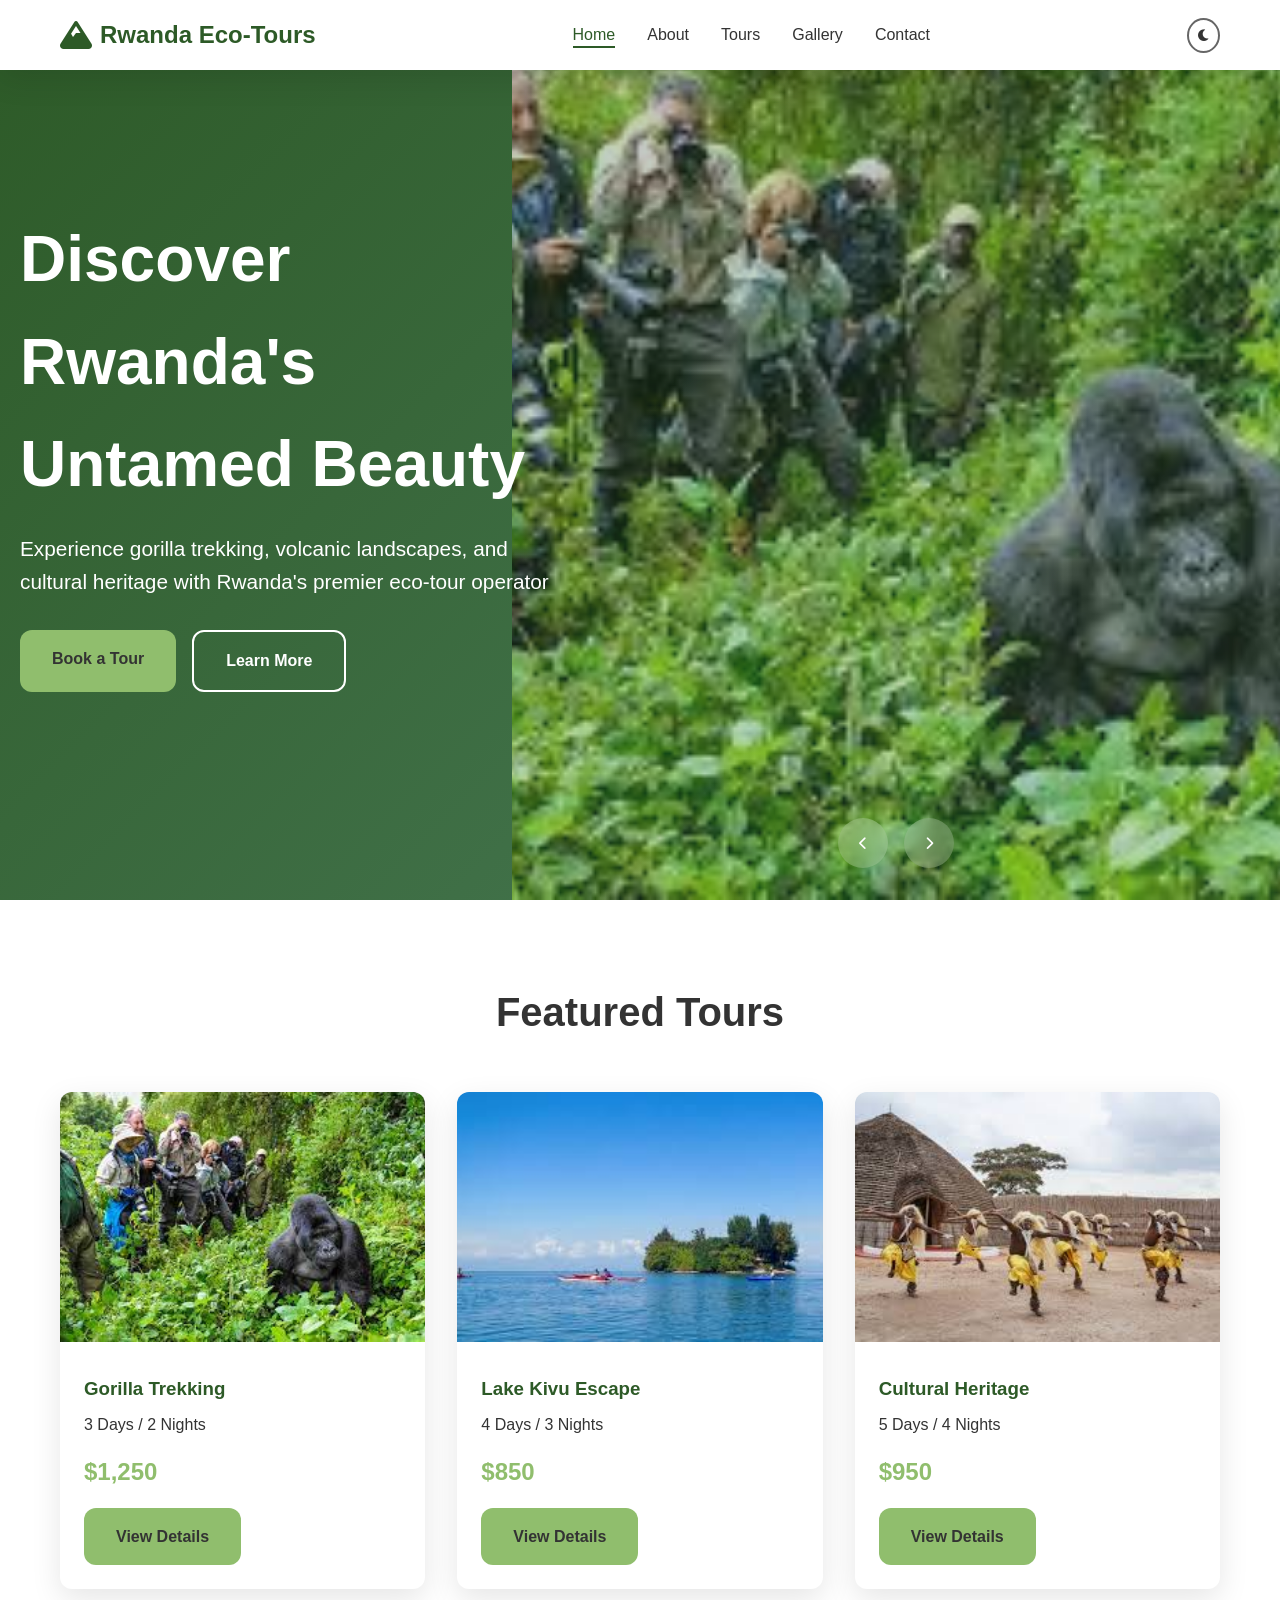
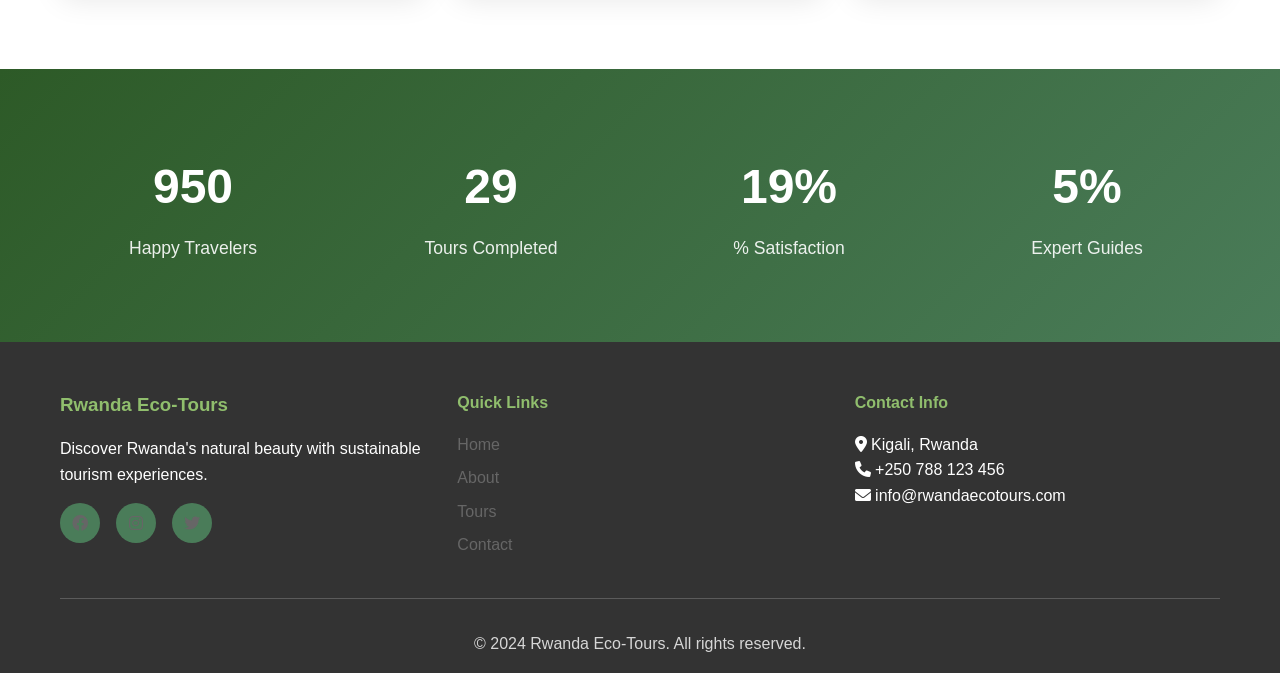
<file: index.html>
<!DOCTYPE html>
<html lang="en">
<head>
    <meta charset="UTF-8">
    <meta name="viewport" content="width=device-width, initial-scale=1.0">
    <title>Rwanda Eco-Tours - Discover Rwanda's Beauty</title>
    <link rel="stylesheet" href="style.css">
    <link href="https://cdnjs.cloudflare.com/ajax/libs/font-awesome/6.0.0/css/all.min.css" rel="stylesheet">
</head>
<body>
    <!-- Header & Navigation -->
    <header class="header">
        <nav class="navbar">
            <div class="nav-container">
                <div class="logo">
                    <i class="fas fa-mountain"></i>
                    <span>Rwanda Eco-Tours</span>
                </div>
                <ul class="nav-menu">
                    <li><a href="index.html" class="nav-link active">Home</a></li>
                    <li><a href="about.html" class="nav-link">About</a></li>
                    <li><a href="tours.html" class="nav-link">Tours</a></li>
                    <li><a href="gallery.html" class="nav-link">Gallery</a></li>
                    <li><a href="contact.html" class="nav-link">Contact</a></li>
                </ul>
                <div class="hamburger">
                    <span></span>
                    <span></span>
                    <span></span>
                </div>
                <button class="theme-toggle" id="themeToggle">
                    <i class="fas fa-moon"></i>
                </button>
            </div>
        </nav>
    </header>

    <!-- Hero Section -->
    <section class="hero">
        <div class="hero-content">
            <h1>Discover Rwanda's Untamed Beauty</h1>
            <p>Experience gorilla trekking, volcanic landscapes, and cultural heritage with Rwanda's premier eco-tour operator</p>
            <div class="hero-buttons">
                <a href="tours.html" class="btn btn-primary">Book a Tour</a>
                <a href="about.html" class="btn btn-secondary">Learn More</a>
            </div>
        </div>
        <div class="hero-slider">
            <div class="slider-container" id="heroSlider">
                <img src="download.jpg" alt="Gorilla Trekking" class="slide active">
                <img src="download (1).jpg" alt="Lake Kivu" class="slide">
                <img src="download (11).jpg" alt="Volcanoes" class="slide">
            </div>
            <div class="slider-nav">
                <button class="slider-btn prev" id="prevSlide"><i class="fas fa-chevron-left"></i></button>
                <button class="slider-btn next" id="nextSlide"><i class="fas fa-chevron-right"></i></button>
            </div>
        </div>
    </section>

    <!-- Featured Tours -->
    <section class="featured-tours">
        <div class="container">
            <h2>Featured Tours</h2>
            <div class="tours-grid">
                <div class="tour-card">
                    <img src="download.jpg" alt="Gorilla Trekking">
                    <div class="tour-info">
                        <h3>Gorilla Trekking</h3>
                        <p>3 Days / 2 Nights</p>
                        <div class="price">$1,250</div>
                        <a href="tours.html" class="btn btn-primary">View Details</a>
                    </div>
                </div>
                <div class="tour-card">
                    <img src="download (2).jpg" alt="Lake Kivu">
                    <div class="tour-info">
                        <h3>Lake Kivu Escape</h3>
                        <p>4 Days / 3 Nights</p>
                        <div class="price">$850</div>
                        <a href="tours.html" class="btn btn-primary">View Details</a>
                    </div>
                </div>
                <div class="tour-card">
                    <img src="download (3).jpg" alt="Cultural Tour">
                    <div class="tour-info">
                        <h3>Cultural Heritage</h3>
                        <p>5 Days / 4 Nights</p>
                        <div class="price">$950</div>
                        <a href="tours.html" class="btn btn-primary">View Details</a>
                    </div>
                </div>
            </div>
        </div>
    </section>

    <!-- Stats Section -->
    <section class="stats">
        <div class="container">
            <div class="stats-grid">
                <div class="stat">
                    <div class="stat-number" data-target="5000">0</div>
                    <div class="stat-label">Happy Travelers</div>
                </div>
                <div class="stat">
                    <div class="stat-number" data-target="150">0</div>
                    <div class="stat-label">Tours Completed</div>
                </div>
                <div class="stat">
                    <div class="stat-number" data-target="98">0</div>
                    <div class="stat-label">% Satisfaction</div>
                </div>
                <div class="stat">
                    <div class="stat-number" data-target="25">0</div>
                    <div class="stat-label">Expert Guides</div>
                </div>
            </div>
        </div>
    </section>

    <!-- Footer -->
    <footer class="footer">
        <div class="container">
            <div class="footer-content">
                <div class="footer-section">
                    <h3>Rwanda Eco-Tours</h3>
                    <p>Discover Rwanda's natural beauty with sustainable tourism experiences.</p>
                    <div class="social-links">
                        <a href="#"><i class="fab fa-facebook"></i></a>
                        <a href="#"><i class="fab fa-instagram"></i></a>
                        <a href="#"><i class="fab fa-twitter"></i></a>
                    </div>
                </div>
                <div class="footer-section">
                    <h4>Quick Links</h4>
                    <ul>
                        <li><a href="index.html">Home</a></li>
                        <li><a href="about.html">About</a></li>
                        <li><a href="tours.html">Tours</a></li>
                        <li><a href="contact.html">Contact</a></li>
                    </ul>
                </div>
                <div class="footer-section">
                    <h4>Contact Info</h4>
                    <p><i class="fas fa-map-marker-alt"></i> Kigali, Rwanda</p>
                    <p><i class="fas fa-phone"></i> +250 788 123 456</p>
                    <p><i class="fas fa-envelope"></i> info@rwandaecotours.com</p>
                </div>
            </div>
            <div class="footer-bottom">
                <p>&copy; 2024 Rwanda Eco-Tours. All rights reserved.</p>
            </div>
        </div>
    </footer>

    <script src="script.js"></script>
</body>
</html>
</file>
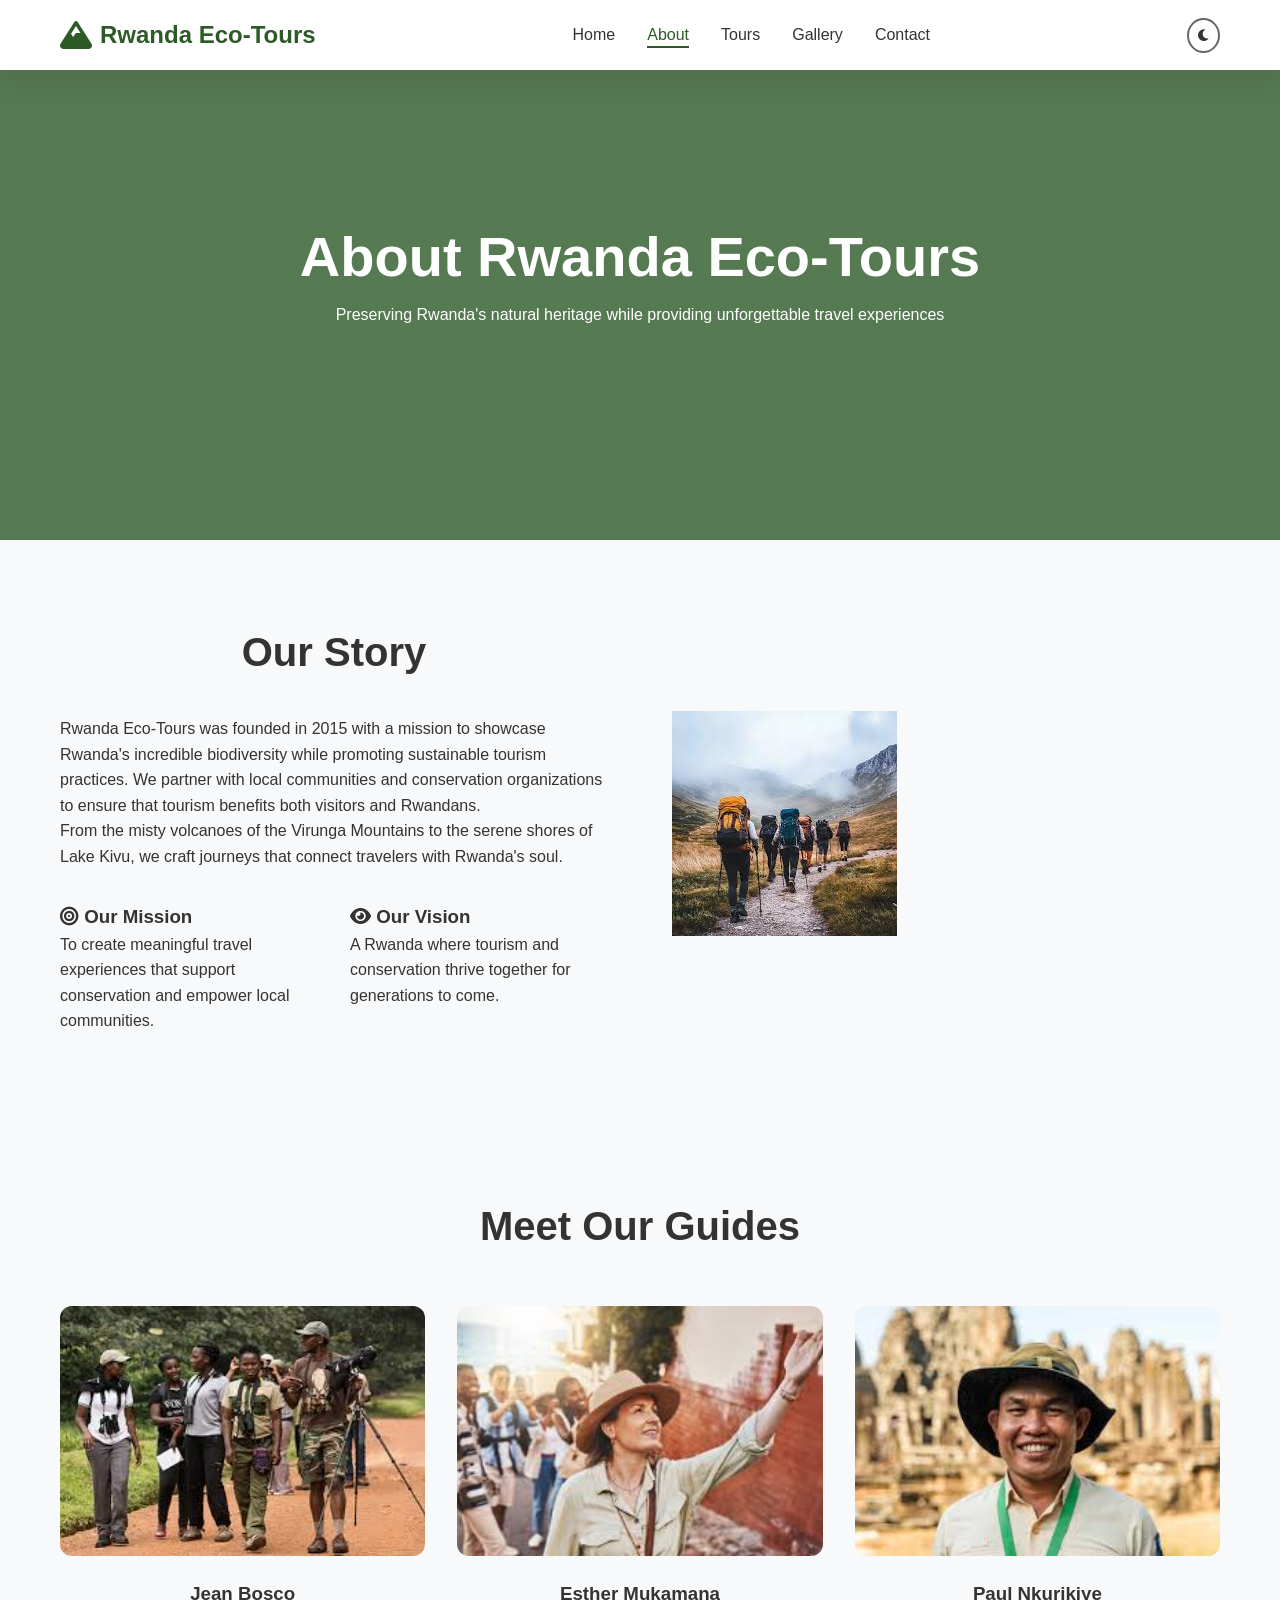
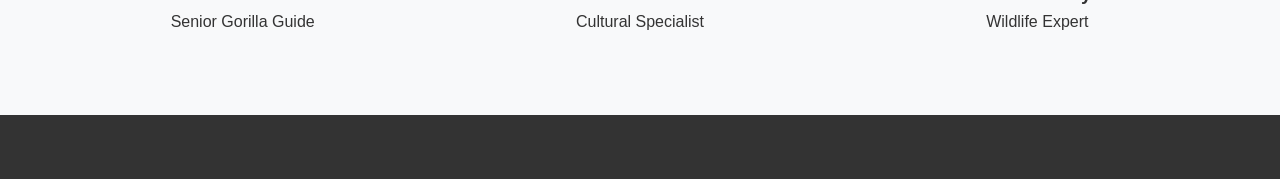
<file: about.html>
<!DOCTYPE html>
<html lang="en">
<head>
    <meta charset="UTF-8">
    <meta name="viewport" content="width=device-width, initial-scale=1.0">
    <title>About Us - Rwanda Eco-Tours</title>
    <link rel="stylesheet" href="style.css">
    <link href="https://cdnjs.cloudflare.com/ajax/libs/font-awesome/6.0.0/css/all.min.css" rel="stylesheet">
</head>
<body>
    <!-- Header (same as index) -->
    <header class="header">
        <!-- Copy navigation from index.html -->
        <nav class="navbar">
            <div class="nav-container">
                <div class="logo">
                    <i class="fas fa-mountain"></i>
                    <span>Rwanda Eco-Tours</span>
                </div>
                <ul class="nav-menu">
                    <li><a href="index.html" class="nav-link">Home</a></li>
                    <li><a href="about.html" class="nav-link active">About</a></li>
                    <li><a href="tours.html" class="nav-link">Tours</a></li>
                    <li><a href="gallery.html" class="nav-link">Gallery</a></li>
                    <li><a href="contact.html" class="nav-link">Contact</a></li>
                </ul>
                <div class="hamburger">
                    <span></span>
                    <span></span>
                    <span></span>
                </div>
                <button class="theme-toggle" id="themeToggle">
                    <i class="fas fa-moon"></i>
                </button>
            </div>
        </nav>
    </header>

    <!-- About Hero -->
    <section class="about-hero">
        <div class="container">
            <h1>About Rwanda Eco-Tours</h1>
            <p>Preserving Rwanda's natural heritage while providing unforgettable travel experiences</p>
        </div>
    </section>

    <!-- About Content -->
    <section class="about-content">
        <div class="container">
            <div class="about-grid">
                <div class="about-text">
                    <h2>Our Story</h2>
                    <p>Rwanda Eco-Tours was founded in 2015 with a mission to showcase Rwanda's incredible biodiversity while promoting sustainable tourism practices. We partner with local communities and conservation organizations to ensure that tourism benefits both visitors and Rwandans.</p>
                    <p>From the misty volcanoes of the Virunga Mountains to the serene shores of Lake Kivu, we craft journeys that connect travelers with Rwanda's soul.</p>
                    
                    <div class="mission-vision">
                        <div class="mission">
                            <h3><i class="fas fa-bullseye"></i> Our Mission</h3>
                            <p>To create meaningful travel experiences that support conservation and empower local communities.</p>
                        </div>
                        <div class="vision">
                            <h3><i class="fas fa-eye"></i> Our Vision</h3>
                            <p>A Rwanda where tourism and conservation thrive together for generations to come.</p>
                        </div>
                    </div>
                </div>
                <div class="about-image">
                    <img src="download (4).jpg" alt="Team">
                </div>
            </div>
        </div>
    </section>

    <!-- Team Section -->
    <section class="team">
        <div class="container">
            <h2>Meet Our Guides</h2>
            <div class="team-grid">
                <div class="team-member">
                    <img src="download (5).jpg" alt="Guide 1">
                    <h3>Jean Bosco</h3>
                    <p>Senior Gorilla Guide</p>
                </div>
                <div class="team-member">
                    <img src="download (6).jpg" alt="Guide 2">
                    <h3>Esther Mukamana</h3>
                    <p>Cultural Specialist</p>
                </div>
                <div class="team-member">
                    <img src="download (8).jpg" alt="Guide 3">
                    <h3>Paul Nkurikiye</h3>
                    <p>Wildlife Expert</p>
                </div>
            </div>
        </div>
    </section>

    <!-- Footer (same as index) -->
    <footer class="footer">
        <!-- Copy footer from index.html -->
    </footer>

    <script src="script.js"></script>
</body>
</html>
</file>
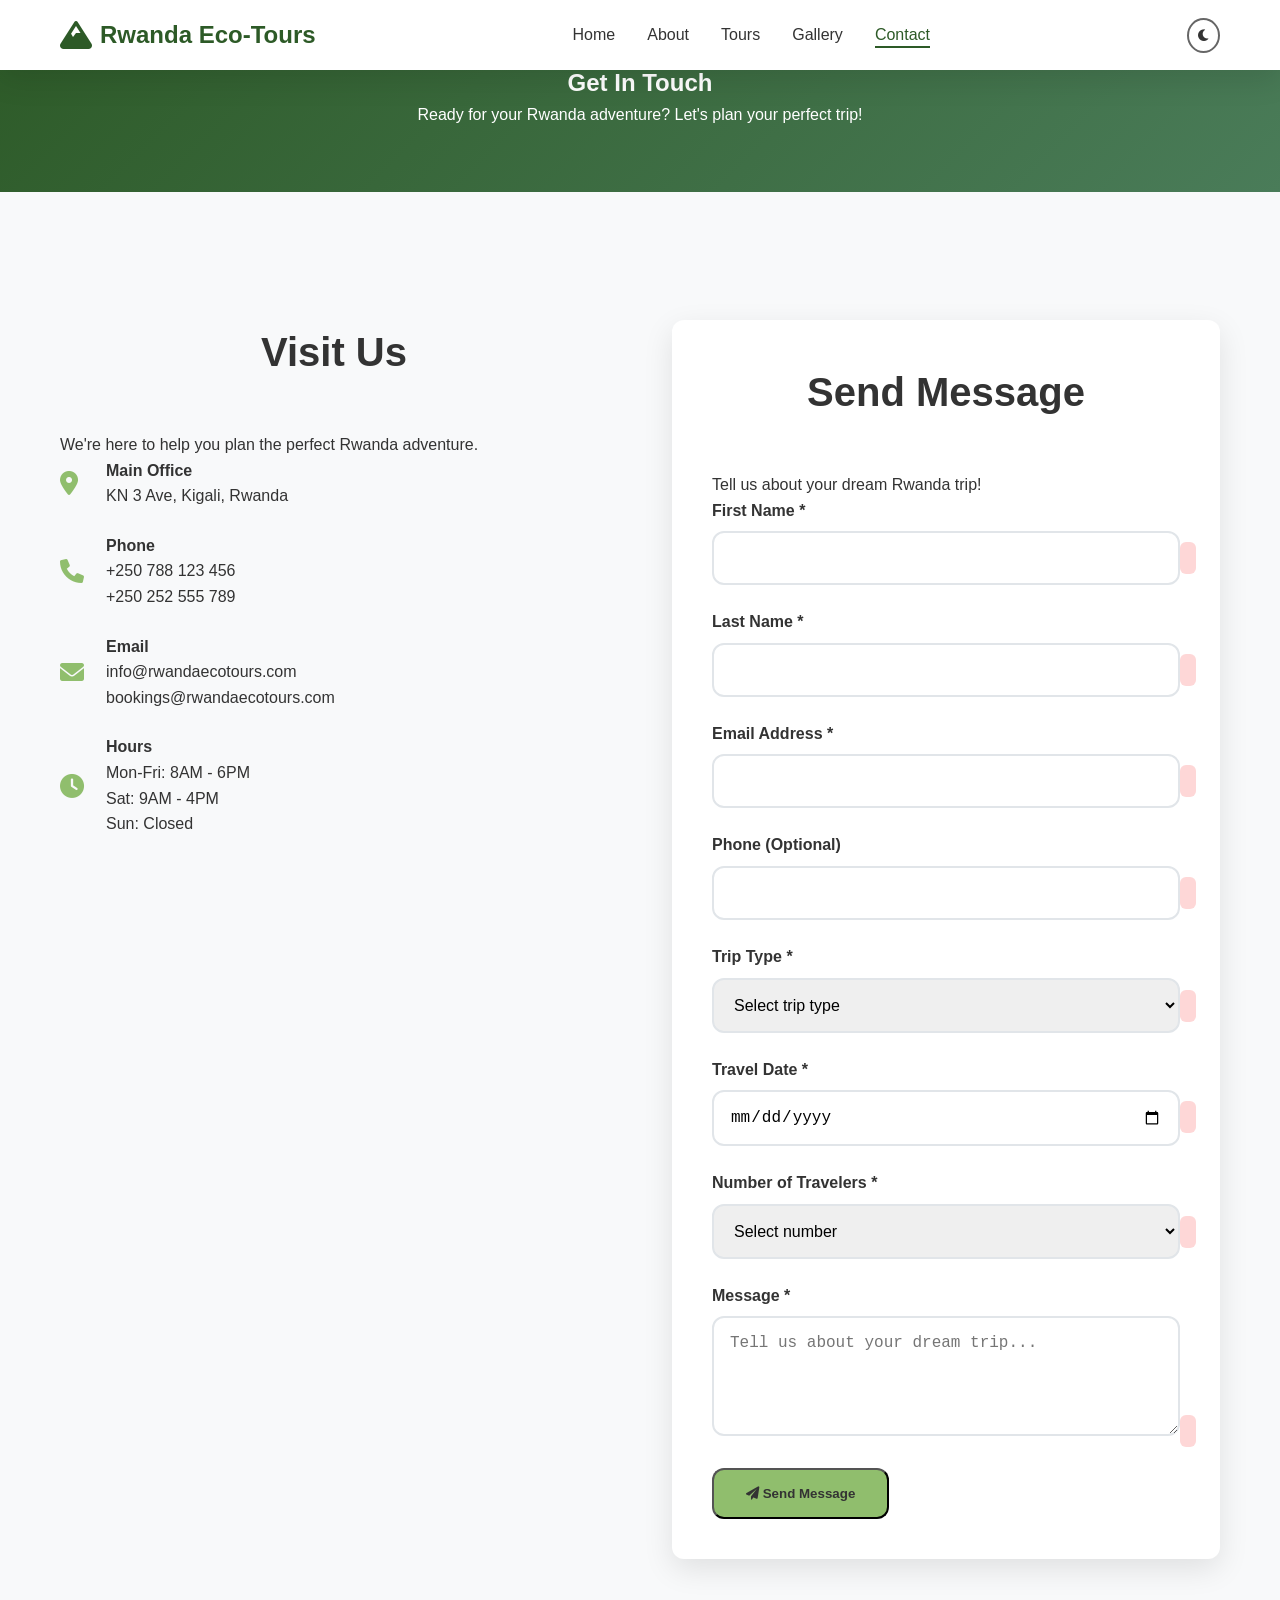
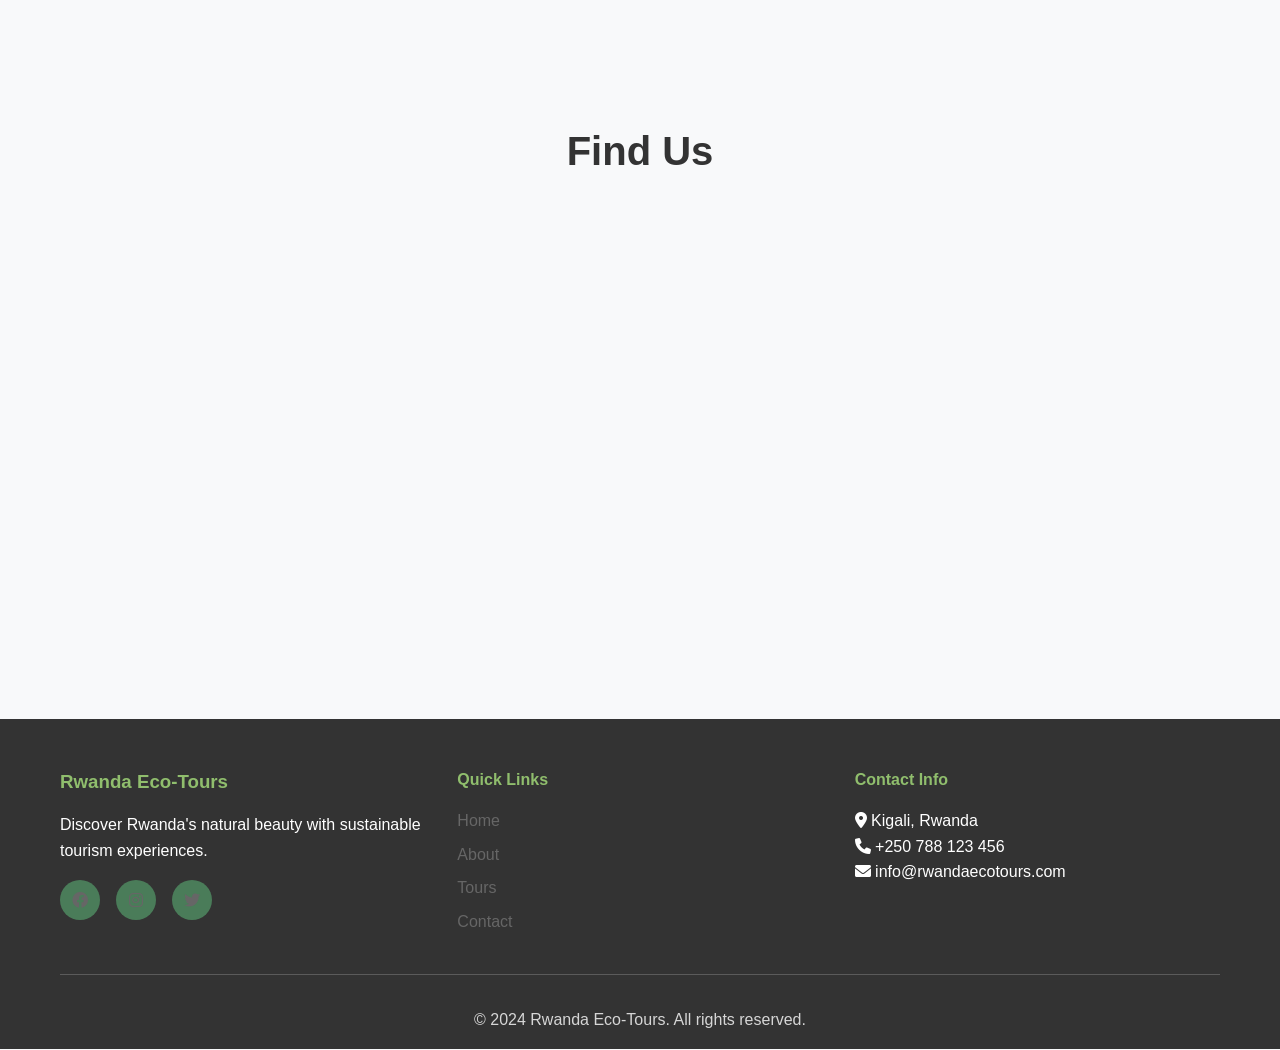
<file: contact.html>
<!DOCTYPE html>
<html lang="en">
<head>
    <meta charset="UTF-8">
    <meta name="viewport" content="width=device-width, initial-scale=1.0">
    <title>Contact Us - Rwanda Eco-Tours</title>
    <link rel="stylesheet" href="style.css">
    <link href="https://cdnjs.cloudflare.com/ajax/libs/font-awesome/6.0.0/css/all.min.css" rel="stylesheet">
</head>
<body>
    <!-- Header -->
    <header class="header">
        <nav class="navbar">
            <div class="nav-container">
                <div class="logo">
                    <i class="fas fa-mountain"></i>
                    <span>Rwanda Eco-Tours</span>
                </div>
                <ul class="nav-menu">
                    <li><a href="index.html" class="nav-link">Home</a></li>
                    <li><a href="about.html" class="nav-link">About</a></li>
                    <li><a href="tours.html" class="nav-link">Tours</a></li>
                    <li><a href="gallery.html" class="nav-link">Gallery</a></li>
                    <li><a href="contact.html" class="nav-link active">Contact</a></li>
                </ul>
                <div class="hamburger">
                    <span></span>
                    <span></span>
                    <span></span>
                </div>
                <button class="theme-toggle" id="themeToggle">
                    <i class="fas fa-moon"></i>
                </button>
            </div>
        </nav>
    </header>

    <!-- Contact Hero -->
    <section class="contact-hero">
        <div class="container">
            <h1>Get In Touch</h1>
            <p>Ready for your Rwanda adventure? Let's plan your perfect trip!</p>
        </div>
    </section>

    <!-- Contact Content -->
    <section class="contact-content">
        <div class="container">
            <div class="contact-grid">
                <!-- Contact Info -->
                <div class="contact-info">
                    <h2>Visit Us</h2>
                    <p>We're here to help you plan the perfect Rwanda adventure.</p>
                    
                    <div class="contact-info-item">
                        <i class="fas fa-map-marker-alt"></i>
                        <div>
                            <h4>Main Office</h4>
                            <p>KN 3 Ave, Kigali, Rwanda</p>
                        </div>
                    </div>
                    
                    <div class="contact-info-item">
                        <i class="fas fa-phone"></i>
                        <div>
                            <h4>Phone</h4>
                            <p>+250 788 123 456</p>
                            <p>+250 252 555 789</p>
                        </div>
                    </div>
                    
                    <div class="contact-info-item">
                        <i class="fas fa-envelope"></i>
                        <div>
                            <h4>Email</h4>
                            <p>info@rwandaecotours.com</p>
                            <p>bookings@rwandaecotours.com</p>
                        </div>
                    </div>
                    
                    <div class="contact-info-item">
                        <i class="fas fa-clock"></i>
                        <div>
                            <h4>Hours</h4>
                            <p>Mon-Fri: 8AM - 6PM</p>
                            <p>Sat: 9AM - 4PM</p>
                            <p>Sun: Closed</p>
                        </div>
                    </div>
                </div>

                <!-- Contact Form -->
                <div class="contact-form-container">
                    <div class="contact-form">
                        <h2>Send Message</h2>
                        <p>Tell us about your dream Rwanda trip!</p>
                        
                        <form id="contactForm">
                            <div class="form-row">
                                <div class="form-group">
                                    <label>First Name *</label>
                                    <input type="text" id="firstName" name="firstName" required>
                                    <span class="error-message" id="firstNameError"></span>
                                </div>
                                <div class="form-group">
                                    <label>Last Name *</label>
                                    <input type="text" id="lastName" name="lastName" required>
                                    <span class="error-message" id="lastNameError"></span>
                                </div>
                            </div>

                            <div class="form-group">
                                <label>Email Address *</label>
                                <input type="email" id="email" name="email" required>
                                <span class="error-message" id="emailError"></span>
                            </div>

                            <div class="form-group">
                                <label>Phone (Optional)</label>
                                <input type="tel" id="phone" name="phone">
                                <span class="error-message" id="phoneError"></span>
                            </div>

                            <div class="form-row">
                                <div class="form-group">
                                    <label>Trip Type *</label>
                                    <select id="tripType" name="tripType" required>
                                        <option value="">Select trip type</option>
                                        <option value="gorilla">Gorilla Trekking</option>
                                        <option value="lake">Lake Kivu</option>
                                        <option value="cultural">Cultural Tour</option>
                                        <option value="volcano">Volcanoes</option>
                                        <option value="custom">Custom Trip</option>
                                    </select>
                                    <span class="error-message" id="tripTypeError"></span>
                                </div>
                                <div class="form-group">
                                    <label>Travel Date *</label>
                                    <input type="date" id="travelDate" name="travelDate" required>
                                    <span class="error-message" id="travelDateError"></span>
                                </div>
                            </div>

                            <div class="form-group">
                                <label>Number of Travelers *</label>
                                <select id="travelers" name="travelers" required>
                                    <option value="">Select number</option>
                                    <option value="1">1 Person</option>
                                    <option value="2">2 People</option>
                                    <option value="3-5">3-5 People</option>
                                    <option value="6+">6+ People</option>
                                </select>
                                <span class="error-message" id="travelersError"></span>
                            </div>

                            <div class="form-group">
                                <label>Message *</label>
                                <textarea id="message" name="message" rows="5" placeholder="Tell us about your dream trip..." required></textarea>
                                <span class="error-message" id="messageError"></span>
                            </div>

                            <button type="submit" class="btn btn-primary" id="submitBtn">
                                <i class="fas fa-paper-plane"></i> Send Message
                            </button>
                        </form>
                    </div>
                </div>
            </div>
        </div>
    </section>

    <!-- Google Maps Embed (Optional) -->
    <section class="map-section">
        <div class="container">
            <h2>Find Us</h2>
            <iframe 
                src="https://www.google.com/maps/embed?pb=!1m18!1m12!1m3!1d3976.962038140856!2d30.127506614768!3d-1.949162935595!2m3!1f0!2f0!3f0!3m2!1i1024!2i768!4f13.1!3m3!1m2!1s0x0%3A0x0!2zMTHCsDU2JzU3LjMiUyAzMMKwMDdnJzM1LjMiRQ!5e0!3m2!1sen!2srw!4v1690000000000" 
                width="100%" 
                height="400" 
                style="border:0; border-radius: var(--border-radius);" 
                allowfullscreen="" 
                loading="lazy">
            </iframe>
        </div>
    </section>

    <!-- Footer -->
    <footer class="footer">
        <div class="container">
            <div class="footer-content">
                <div class="footer-section">
                    <h3>Rwanda Eco-Tours</h3>
                    <p>Discover Rwanda's natural beauty with sustainable tourism experiences.</p>
                    <div class="social-links">
                        <a href="#"><i class="fab fa-facebook"></i></a>
                        <a href="#"><i class="fab fa-instagram"></i></a>
                        <a href="#"><i class="fab fa-twitter"></i></a>
                    </div>
                </div>
                <div class="footer-section">
                    <h4>Quick Links</h4>
                    <ul>
                        <li><a href="index.html">Home</a></li>
                        <li><a href="about.html">About</a></li>
                        <li><a href="tours.html">Tours</a></li>
                        <li><a href="contact.html">Contact</a></li>
                    </ul>
                </div>
                <div class="footer-section">
                    <h4>Contact Info</h4>
                    <p><i class="fas fa-map-marker-alt"></i> Kigali, Rwanda</p>
                    <p><i class="fas fa-phone"></i> +250 788 123 456</p>
                    <p><i class="fas fa-envelope"></i> info@rwandaecotours.com</p>
                </div>
            </div>
            <div class="footer-bottom">
                <p>&copy; 2024 Rwanda Eco-Tours. All rights reserved.</p>
            </div>
        </div>
    </footer>

    <script src="script.js"></script>
    <script>
        // Enhanced Contact Form Validation
        document.addEventListener('DOMContentLoaded', function() {
            const form = document.getElementById('contactForm');
            const inputs = form.querySelectorAll('[required]');
            
            // Real-time validation
            inputs.forEach(input => {
                input.addEventListener('blur', validateField);
                input.addEventListener('input', validateField);
            });
            
            form.addEventListener('submit', function(e) {
                e.preventDefault();
                if (validateForm()) {
                    showModal('Thank you for your message! Our team will contact you within 24 hours to plan your Rwanda adventure.');
                    form.reset();
                }
            });
        });

        function validateField(e) {
            const field = e.target;
            const wrapper = field.closest('.form-group');
            const errorEl = wrapper.querySelector('.error-message');
            
            // Clear previous errors
            if (errorEl) errorEl.remove();
            field.classList.remove('error', 'success');
            
            let isValid = true;
            let errorMsg = '';
            
            if (field.type === 'email' && field.value) {
                const emailRegex = /^[^\s@]+@[^\s@]+\.[^\s@]+$/;
                if (!emailRegex.test(field.value)) {
                    isValid = false;
                    errorMsg = 'Please enter a valid email address';
                }
            } else if (field.type === 'tel' && field.value) {
                const phoneRegex = /^[\+]?[1-9][\d]{0,15}$/;
                if (!phoneRegex.test(field.value.replace(/\s/g, ''))) {
                    isValid = false;
                    errorMsg = 'Please enter a valid phone number';
                }
            } else if (field.required && !field.value.trim()) {
                isValid = false;
                errorMsg = field.previousElementSibling.textContent + ' is required';
            }
            
            if (!isValid) {
                field.classList.add('error');
                if (errorMsg) {
                    const errorEl = document.createElement('span');
                    errorEl.className = 'error-message';
                    errorEl.textContent = errorMsg;
                    wrapper.appendChild(errorEl);
                }
            } else {
                field.classList.add('success');
            }
        }

        function validateForm() {
            let isValid = true;
            document.querySelectorAll('[required]').forEach(field => {
                validateField({ target: field });
                if (field.classList.contains('error')) isValid = false;
            });
            return isValid;
        }
    </script>
</body>
</html>
</file>
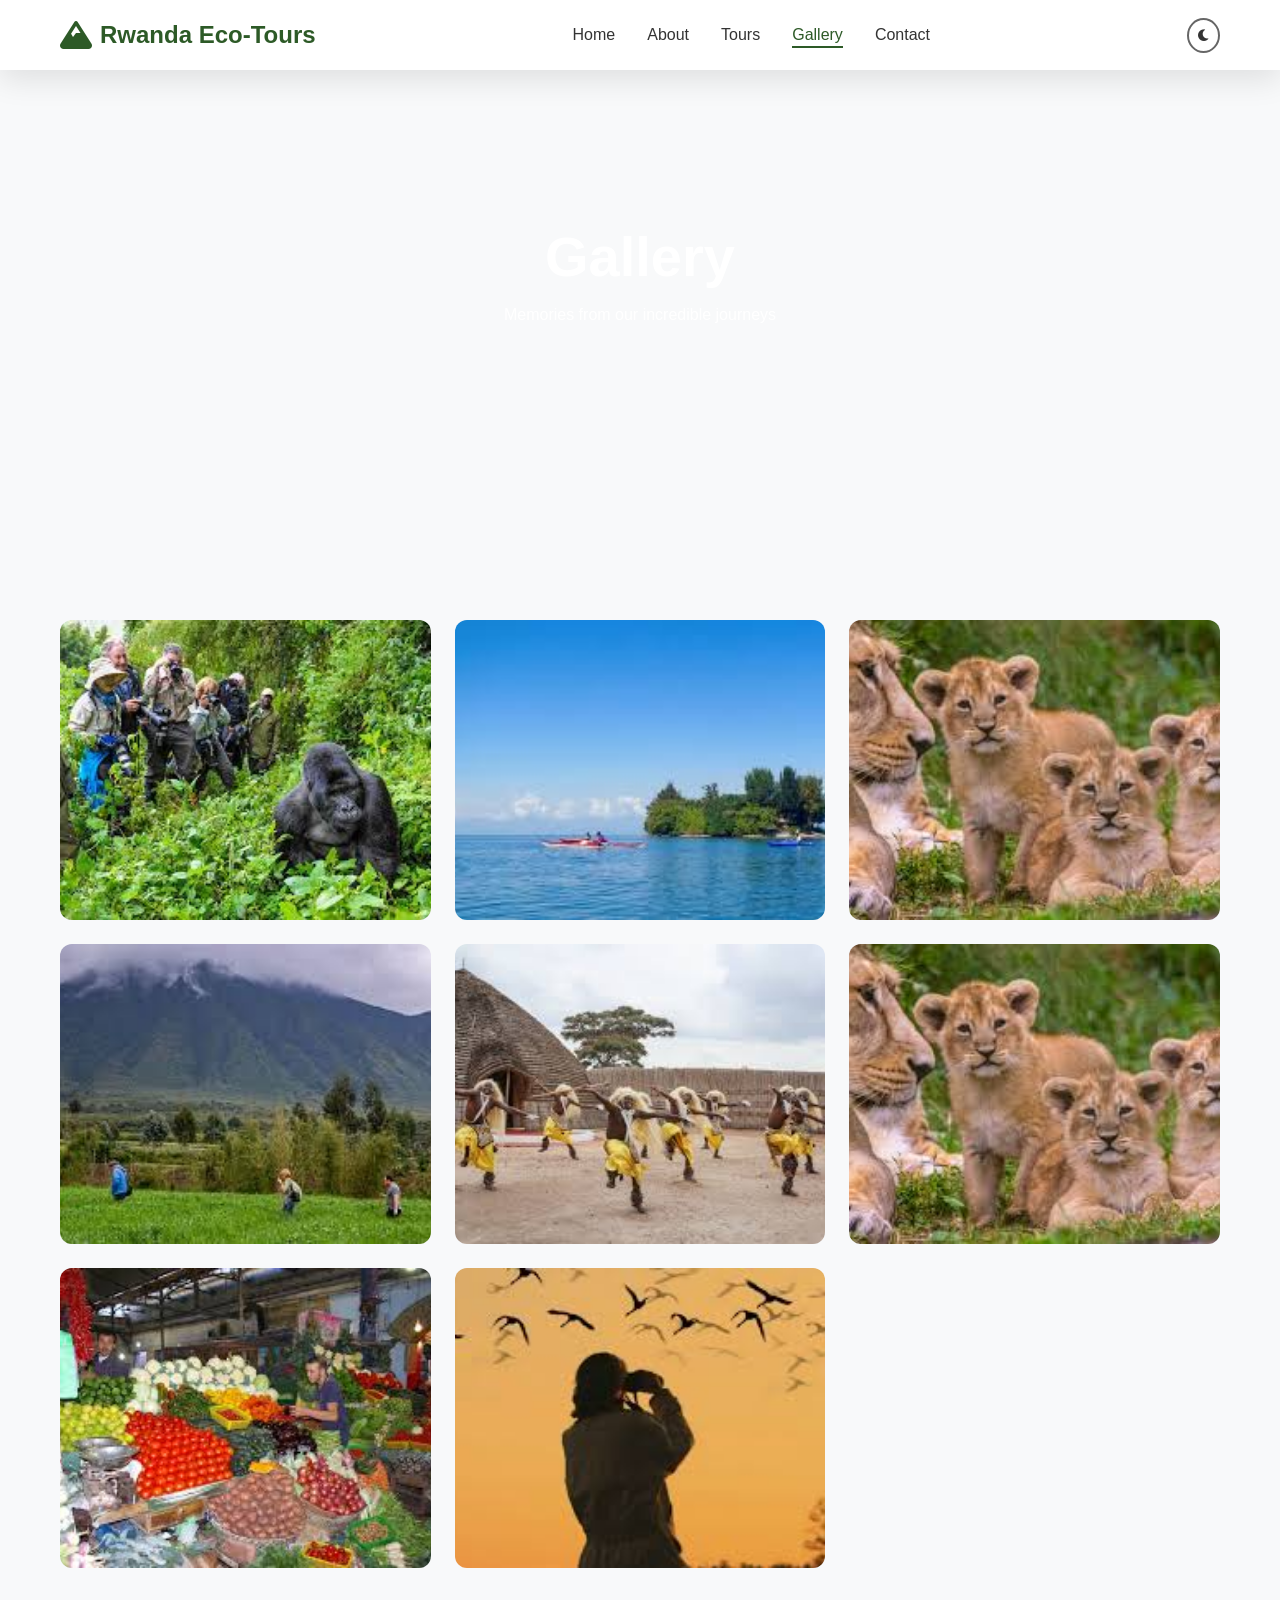
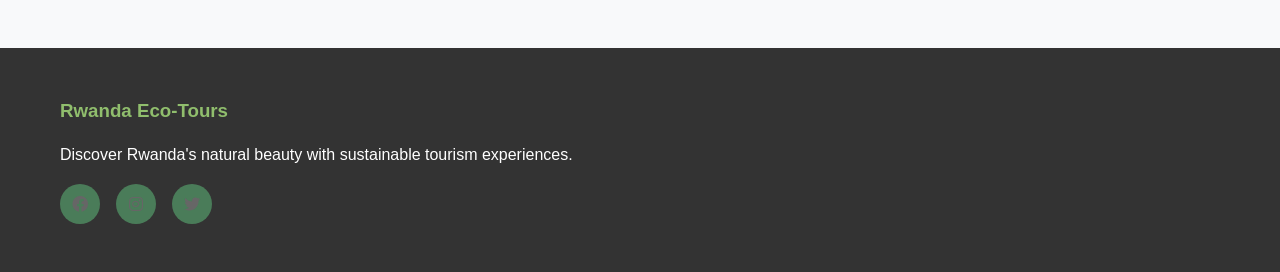
<file: gallery.html>
<!DOCTYPE html>
<html lang="en">
<head>
    <meta charset="UTF-8">
    <meta name="viewport" content="width=device-width, initial-scale=1.0">
    <title>Gallery - Rwanda Eco-Tours</title>
    <link rel="stylesheet" href="style.css">
    <link href="https://cdnjs.cloudflare.com/ajax/libs/font-awesome/6.0.0/css/all.min.css" rel="stylesheet">
</head>
<body>
    <!-- Header -->
    <header class="header">
        <!-- Same header as other pages -->
        <nav class="navbar">
            <div class="nav-container">
                <div class="logo">
                    <i class="fas fa-mountain"></i>
                    <span>Rwanda Eco-Tours</span>
                </div>
                <ul class="nav-menu">
                    <li><a href="index.html" class="nav-link">Home</a></li>
                    <li><a href="about.html" class="nav-link">About</a></li>
                    <li><a href="tours.html" class="nav-link">Tours</a></li>
                    <li><a href="gallery.html" class="nav-link active">Gallery</a></li>
                    <li><a href="contact.html" class="nav-link">Contact</a></li>
                </ul>
                <div class="hamburger">
                    <span></span><span></span><span></span>
                </div>
                <button class="theme-toggle" id="themeToggle">
                    <i class="fas fa-moon"></i>
                </button>
            </div>
        </nav>
    </header>

    <!-- Gallery Hero -->
    <section class="about-hero" style="background-image: url('https://images.unsplash.com/photo-1506905925346-21bda4d32df4?w=1920');">
        <div class="container">
            <h1>Gallery</h1>
            <p>Memories from our incredible journeys</p>
        </div>
    </section>

    <!-- Gallery Grid -->
    <section class="gallery-section">
        <div class="container">
            <div class="gallery-grid">
                <div class="gallery-item">
                    <img src="download.jpg" alt="Gorilla">
                    <div class="gallery-overlay">
                        <h3>Mountain Gorillas</h3>
                    </div>
                </div>
                <div class="gallery-item">
                    <img src="download (2).jpg" alt="Lake Kivu">
                    <div class="gallery-overlay">
                        <h3>Lake Kivu Sunset</h3>
                    </div>
                </div>
                <div class="gallery-item">
                    <img src="download (12).jpg">
                 </div>
                <div class="gallery-item">
                    <img src="download (9).jpg" alt="Volcanoes">
                    <div class="gallery-overlay">
                        <h3>Volcanoes National Park</h3>
                    </div>
                </div>
                <div class="gallery-item">
                    <img src="download (3).jpg" alt="Cultural Dance">
                    <div class="gallery-overlay">
                        <h3>Traditional Dance</h3>
                    </div>
                </div>
                <div class="gallery-item">
                    <img src="download (12).jpg" alt="Golden Monkey">
                    <div class="gallery-overlay">
                        <h3>Golden Monkeys</h3>
                    </div>
                </div>
                <div class="gallery-item">
                    <img src="download (13).jpg" alt="Local Market">
                    <div class="gallery-overlay">
                        <h3>Local Market</h3>
                    </div>
                </div>
                <div class="gallery-item">
                    <img src="download (14).jpg" alt="Bird Watching">
                    <div class="gallery-overlay">
                        <h3>Bird Watching</h3>
                    </div>
                </div>
            </div>
        </div>
    </section>

    <!-- Footer -->
    <footer class="footer">
        <!-- Same footer as other pages -->
        <div class="container">
            <div class="footer-content">
                <div class="footer-section">
                    <h3>Rwanda Eco-Tours</h3>
                    <p>Discover Rwanda's natural beauty with sustainable tourism experiences.</p>
                    <div class="social-links">
                        <a href="#"><i class="fab fa-facebook"></i></a>
                        <a href="#"><i class="fab fa-instagram"></i></a>
                        <a href="#"><i class="fab fa-twitter"></i></a>
                    </div>
                </div>
                <div class="footer
</file>
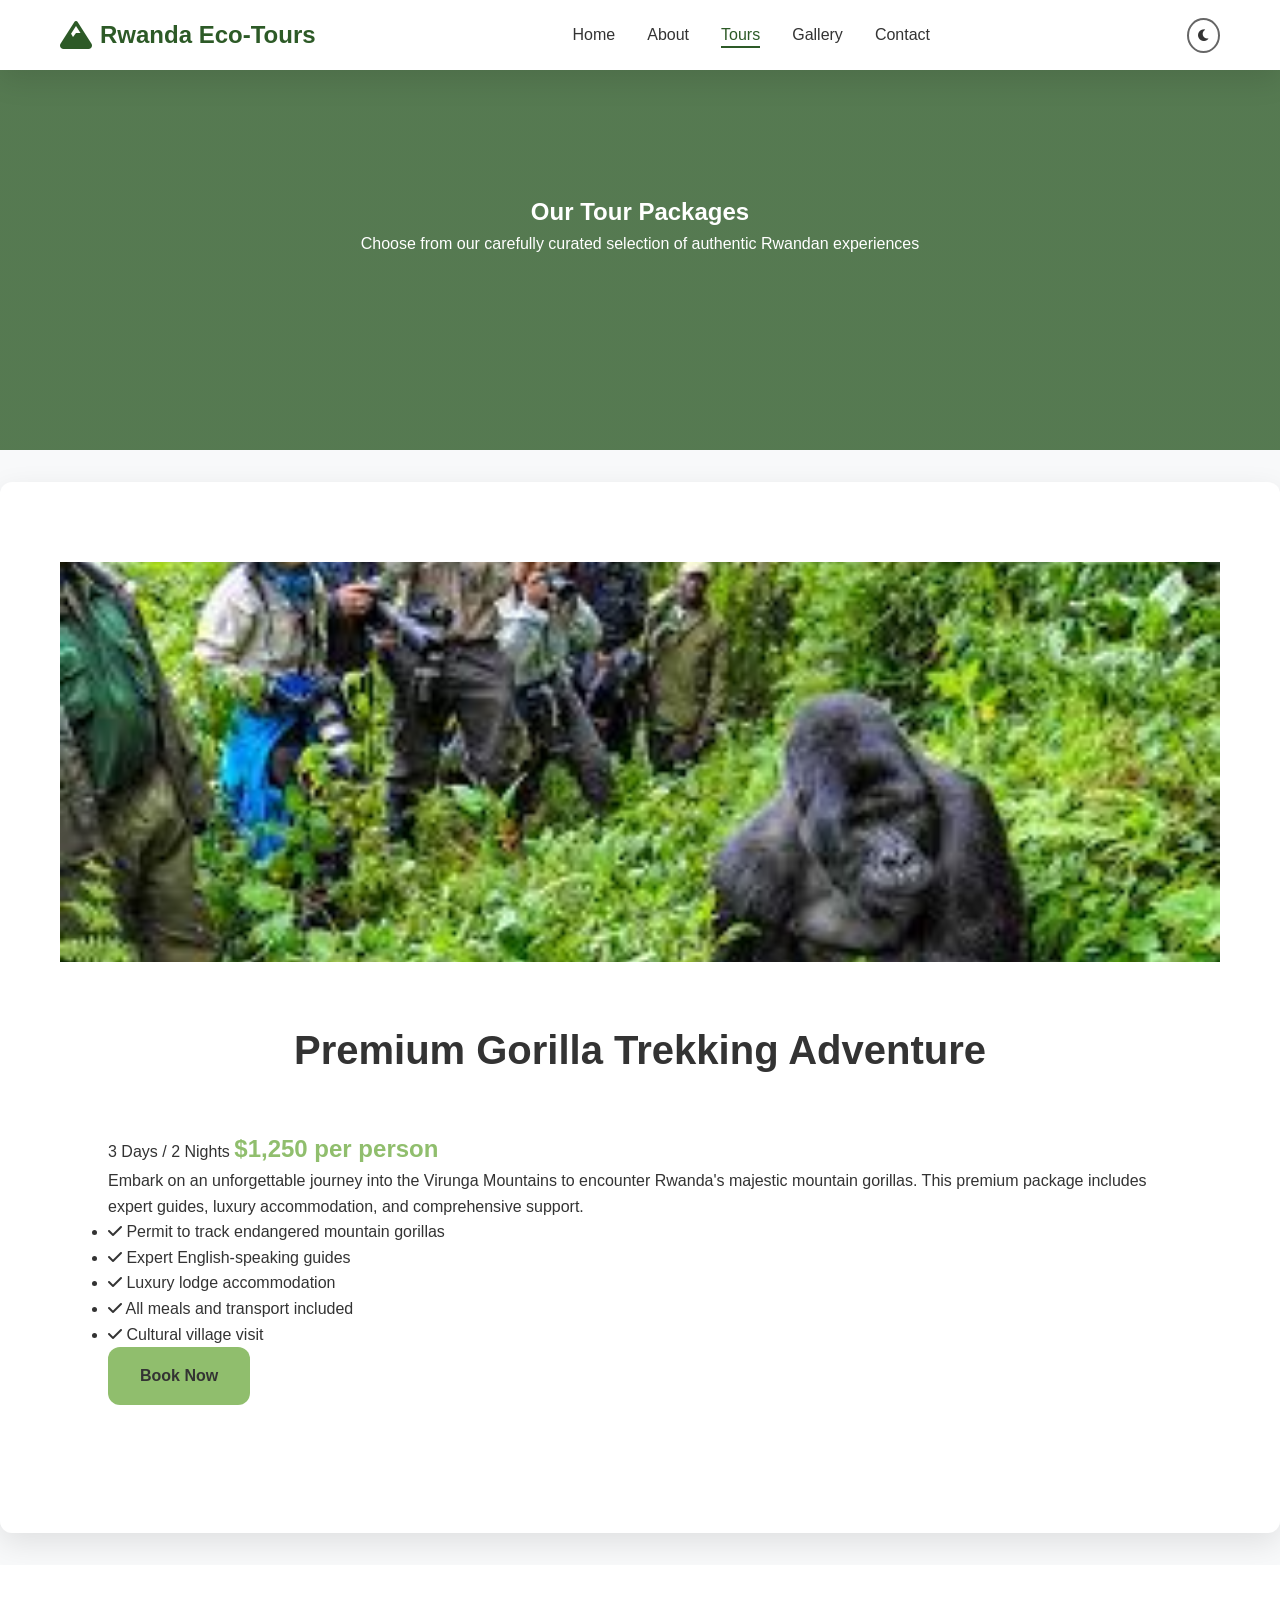
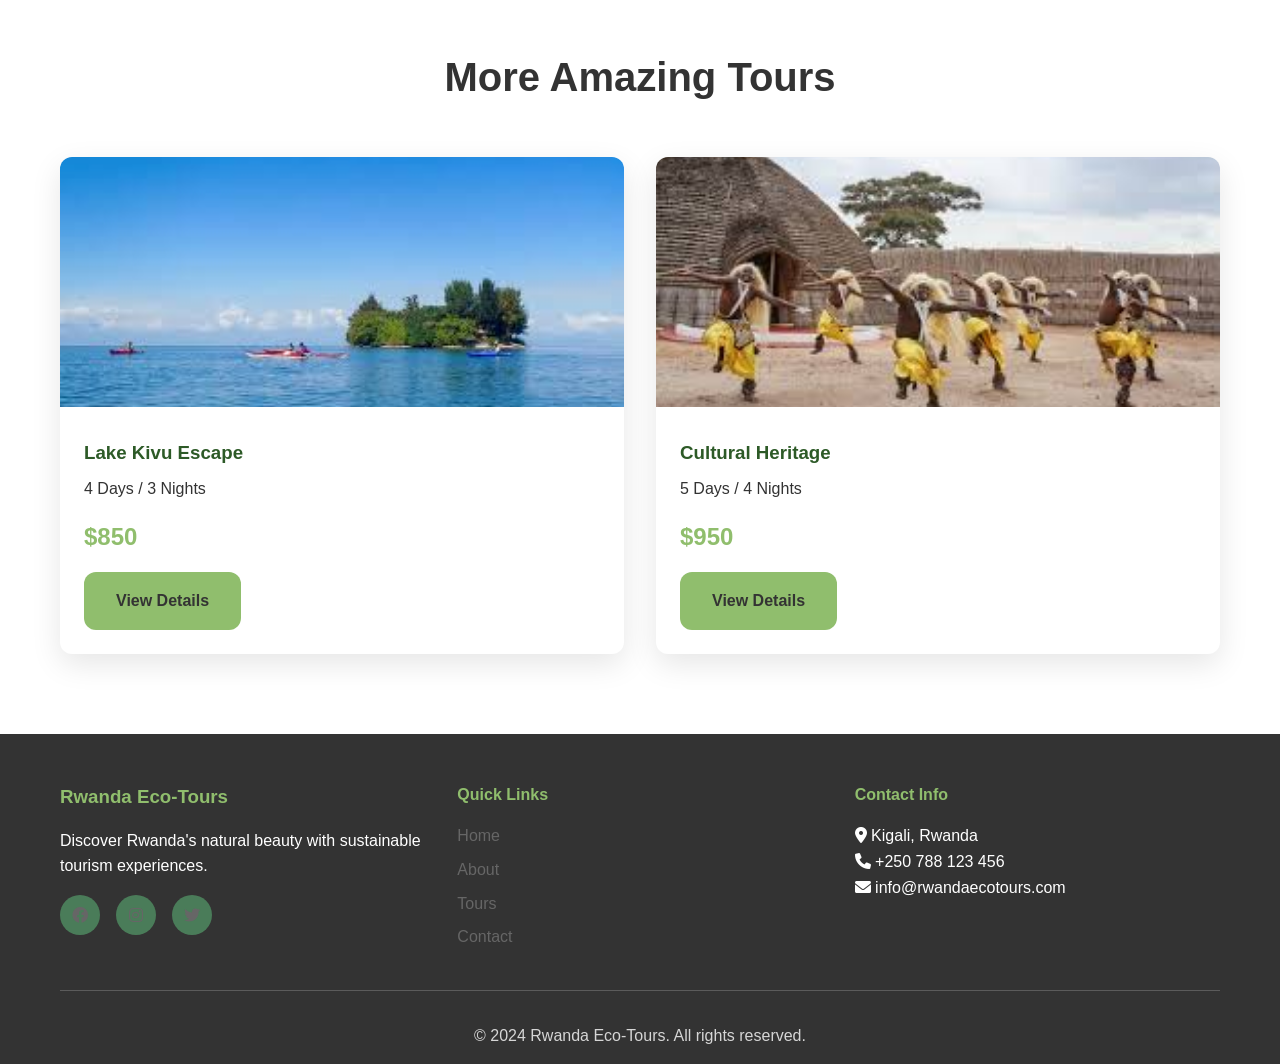
<file: tours.html>
<!DOCTYPE html>
<html lang="en" data-theme="light">
<head>
    <meta charset="UTF-8">
    <meta name="viewport" content="width=device-width, initial-scale=1.0">
    <title>Our Tours - Rwanda Eco-Tours</title>
    <link rel="stylesheet" href="style.css">
    <link href="https://cdnjs.cloudflare.com/ajax/libs/font-awesome/6.0.0/css/all.min.css" rel="stylesheet">
</head>
<body>
    <!-- Header (Same for all pages) -->
    <header class="header">
        <nav class="navbar">
            <div class="nav-container">
                <div class="logo">
                    <i class="fas fa-mountain"></i>
                    <span>Rwanda Eco-Tours</span>
                </div>
                <ul class="nav-menu">
                    <li><a href="index.html" class="nav-link">Home</a></li>
                    <li><a href="about.html" class="nav-link">About</a></li>
                    <li><a href="tours.html" class="nav-link active">Tours</a></li>
                    <li><a href="gallery.html" class="nav-link">Gallery</a></li>
                    <li><a href="contact.html" class="nav-link">Contact</a></li>
                </ul>
                <div class="hamburger">
                    <span></span><span></span><span></span>
                </div>
                <button class="theme-toggle" id="themeToggle">
                    <i class="fas fa-moon"></i>
                </button>
            </div>
        </nav>
    </header>

    <!-- Tours Hero -->
    <section class="tours-hero">
        <div class="container">
            <h1>Our Tour Packages</h1>
            <p>Choose from our carefully curated selection of authentic Rwandan experiences</p>
        </div>
    </section>

    <!-- Tour Details -->
    <section class="tour-details">
        <div class="container">
            <div class="tour-details-grid">
                <img src="download.jpg" alt="Gorilla Trekking">
                <div class="tour-details-content">
                    <h2>Premium Gorilla Trekking Adventure</h2>
                    <div class="tour-meta">
                        <span class="duration">3 Days / 2 Nights</span>
                        <span class="price">$1,250 per person</span>
                    </div>
                    <p>Embark on an unforgettable journey into the Virunga Mountains to encounter Rwanda's majestic mountain gorillas. This premium package includes expert guides, luxury accommodation, and comprehensive support.</p>
                    <ul class="tour-features">
                        <li><i class="fas fa-check"></i> Permit to track endangered mountain gorillas</li>
                        <li><i class="fas fa-check"></i> Expert English-speaking guides</li>
                        <li><i class="fas fa-check"></i> Luxury lodge accommodation</li>
                        <li><i class="fas fa-check"></i> All meals and transport included</li>
                        <li><i class="fas fa-check"></i> Cultural village visit</li>
                    </ul>
                    <a href="contact.html" class="btn btn-primary">Book Now</a>
                </div>
            </div>
        </div>
    </section>

    <!-- More Tours Grid -->
    <section class="featured-tours">
        <div class="container">
            <h2>More Amazing Tours</h2>
            <div class="tours-grid">
                <!-- Same tour cards as home page -->
                <div class="tour-card">
                    <img src="download (2).jpg" alt="Lake Kivu">
                    <div class="tour-info">
                        <h3>Lake Kivu Escape</h3>
                        <p>4 Days / 3 Nights</p>
                        <div class="price">$850</div>
                        <a href="#" class="btn btn-primary">View Details</a>
                    </div>
                </div>
                <div class="tour-card">
                    <img src="download (3).jpg" alt="Cultural Tour">
                    <div class="tour-info">
                        <h3>Cultural Heritage</h3>
                        <p>5 Days / 4 Nights</p>
                        <div class="price">$950</div>
                        <a href="#" class="btn btn-primary">View Details</a>
                    </div>
                </div>
            </div>
        </div>
    </section>

    <!-- Footer (same as index) -->
    <footer class="footer">
        <div class="container">
            <div class="footer-content">
                <div class="footer-section">
                    <h3>Rwanda Eco-Tours</h3>
                    <p>Discover Rwanda's natural beauty with sustainable tourism experiences.</p>
                    <div class="social-links">
                        <a href="#"><i class="fab fa-facebook"></i></a>
                        <a href="#"><i class="fab fa-instagram"></i></a>
                        <a href="#"><i class="fab fa-twitter"></i></a>
                    </div>
                </div>
                <div class="footer-section">
                    <h4>Quick Links</h4>
                    <ul>
                        <li><a href="index.html">Home</a></li>
                        <li><a href="about.html">About</a></li>
                        <li><a href="tours.html">Tours</a></li>
                        <li><a href="contact.html">Contact</a></li>
                    </ul>
                </div>
                <div class="footer-section">
                    <h4>Contact Info</h4>
                    <p><i class="fas fa-map-marker-alt"></i> Kigali, Rwanda</p>
                    <p><i class="fas fa-phone"></i> +250 788 123 456</p>
                    <p><i class="fas fa-envelope"></i> info@rwandaecotours.com</p>
                </div>
            </div>
            <div class="footer-bottom">
                <p>© 2024 Rwanda Eco-Tours. All rights reserved.</p>
            </div>
        </div>
    </footer>

    <script src="script.js"></script>
</body>
</html>
</file>
<file: style.css>
/* CSS Reset & Variables */
* {
    margin: 0;
    padding: 0;
    box-sizing: border-box;
}

:root {
    --primary-color: #2d5a27;
    --secondary-color: #4a7c59;
    --accent-color: #90be6d;
    --text-dark: #333;
    --text-light: #666;
    --bg-light: #f8f9fa;
    --white: #fff;
    --shadow: 0 10px 30px rgba(0,0,0,0.1);
    --border-radius: 12px;
    --transition: all 0.3s ease;
}

[data-theme="dark"] {
    --primary-color: #4a7c59;
    --secondary-color: #2d5a27;
    --text-dark: #e0e6ed;
    --text-light: #b0b7bf;
    --bg-light: #1a1f26;
    --white: #2d3748;
}

/* Base Styles */
body {
    font-family: 'Segoe UI', Tahoma, Geneva, Verdana, sans-serif;
    line-height: 1.6;
    color: var(--text-dark);
    background: var(--bg-light);
    transition: var(--transition);
}

.container {
    max-width: 1200px;
    margin: 0 auto;
    padding: 0 20px;
}

/* Header & Navigation */
.header {
    position: fixed;
    top: 0;
    width: 100%;
    background: var(--white);
    box-shadow: var(--shadow);
    z-index: 1000;
    transition: var(--transition);
}

.navbar {
    padding: 1rem 0;
}

.nav-container {
    max-width: 1200px;
    margin: 0 auto;
    padding: 0 20px;
    display: flex;
    justify-content: space-between;
    align-items: center;
}

.logo {
    display: flex;
    align-items: center;
    font-size: 1.5rem;
    font-weight: bold;
    color: var(--primary-color);
}

.logo i {
    margin-right: 0.5rem;
    font-size: 2rem;
}

.nav-menu {
    display: flex;
    list-style: none;
    gap: 2rem;
}

.nav-link {
    text-decoration: none;
    color: var(--text-dark);
    font-weight: 500;
    position: relative;
    transition: var(--transition);
}

.nav-link:hover,
.nav-link.active {
    color: var(--primary-color);
}

.nav-link::after {
    content: '';
    position: absolute;
    bottom: -5px;
    left: 0;
    width: 0;
    height: 2px;
    background: var(--primary-color);
    transition: var(--transition);
}

.nav-link:hover::after,
.nav-link.active::after {
    width: 100%;
}

.hamburger {
    display: none;
    flex-direction: column;
    cursor: pointer;
    gap: 4px;
}

.hamburger span {
    width: 25px;
    height: 3px;
    background: var(--text-dark);
    transition: var(--transition);
}

.theme-toggle {
    background: none;
    border: 2px solid var(--text-light);
    color: var(--text-dark);
    padding: 0.5rem;
    border-radius: 50%;
    cursor: pointer;
    transition: var(--transition);
}

.theme-toggle:hover {
    background: var(--primary-color);
    color: var(--white);
    border-color: var(--primary-color);
}

/* Hero Section */
.hero {
    min-height: 100vh;
    display: flex;
    align-items: center;
    background: linear-gradient(135deg, var(--primary-color), var(--secondary-color));
    color: var(--white);
    position: relative;
    overflow: hidden;
}

.hero-content {
    z-index: 2;
    max-width: 600px;
    padding: 0 20px;
}

.hero h1 {
    font-size: clamp(2.5rem, 5vw, 4rem);
    margin-bottom: 1rem;
    animation: fadeInUp 1s ease;
}

.hero p {
    font-size: 1.3rem;
    margin-bottom: 2rem;
    animation: fadeInUp 1s ease 0.2s both;
}

.hero-buttons {
    display: flex;
    gap: 1rem;
    flex-wrap: wrap;
    animation: fadeInUp 1s ease 0.4s both;
}

.btn {
    padding: 1rem 2rem;
    border-radius: var(--border-radius);
    text-decoration: none;
    font-weight: 600;
    transition: var(--transition);
    display: inline-block;
}

.btn-primary {
    background: var(--accent-color);
    color: var(--text-dark);
}

.btn-primary:hover {
    transform: translateY(-3px);
    box-shadow: 0 15px 40px rgba(144, 190, 109, 0.4);
}

.btn-secondary {
    background: transparent;
    color: var(--white);
    border: 2px solid var(--white);
}

.btn-secondary:hover {
    background: var(--white);
    color: var(--text-dark);
}

/* Hero Slider */
.hero-slider {
    position: absolute;
    top: 0;
    right: 0;
    height: 100%;
    width: 60%;
}

.slider-container {
    height: 100%;
    position: relative;
}

.slide {
    position: absolute;
    top: 0;
    left: 0;
    width: 100%;
    height: 100%;
    object-fit: cover;
    opacity: 0;
    transform: scale(1.1);
    transition: all 0.8s ease;
}

.slide.active {
    opacity: 0.7;
    transform: scale(1);
}

.slider-nav {
    position: absolute;
    bottom: 2rem;
    left: 50%;
    transform: translateX(-50%);
    display: flex;
    gap: 1rem;
}

.slider-btn {
    background: rgba(255,255,255,0.2);
    border: none;
    color: var(--white);
    width: 50px;
    height: 50px;
    border-radius: 50%;
    cursor: pointer;
    transition: var(--transition);
    backdrop-filter: blur(10px);
}

.slider-btn:hover {
    background: rgba(255,255,255,0.4);
    transform: scale(1.1);
}

/* Sections */
section {
    padding: 5rem 0;
}

h2 {
    text-align: center;
    font-size: 2.5rem;
    margin-bottom: 3rem;
    color: var(--text-dark);
}

.featured-tours {
    background: var(--white);
}

.tours-grid {
    display: grid;
    grid-template-columns: repeat(auto-fit, minmax(350px, 1fr));
    gap: 2rem;
}

.tour-card {
    background: var(--white);
    border-radius: var(--border-radius);
    overflow: hidden;
    box-shadow: var(--shadow);
    transition: var(--transition);
}

.tour-card:hover {
    transform: translateY(-10px);
    box-shadow: 0 20px 50px rgba(0,0,0,0.15);
}

.tour-card img {
    width: 100%;
    height: 250px;
    object-fit: cover;
}

.tour-info {
    padding: 1.5rem;
}

.tour-info h3 {
    margin-bottom: 0.5rem;
    color: var(--primary-color);
}

.price {
    font-size: 1.5rem;
    font-weight: bold;
    color: var(--accent-color);
    margin: 1rem 0;
}

/* Stats Section */
.stats {
    background: linear-gradient(135deg, var(--primary-color), var(--secondary-color));
    color: var(--white);
}

.stats-grid {
    display: grid;
    grid-template-columns: repeat(auto-fit, minmax(200px, 1fr));
    gap: 2rem;
    text-align: center;
}

.stat-number {
    font-size: 3rem;
    font-weight: bold;
    margin-bottom: 0.5rem;
}

.stat-label {
    font-size: 1.1rem;
    opacity: 0.9;
}

/* Footer */
.footer {
    background: var(--text-dark);
    color: var(--white);
    padding: 3rem 0 1rem;
}

.footer-content {
    display: grid;
    grid-template-columns: repeat(auto-fit, minmax(250px, 1fr));
    gap: 2rem;
    margin-bottom: 2rem;
}

.footer-section h3,
.footer-section h4 {
    margin-bottom: 1rem;
    color: var(--accent-color);
}

.footer-section ul {
    list-style: none;
}

.footer-section ul li {
    margin-bottom: 0.5rem;
}

.footer-section a {
    color: var(--text-light);
    text-decoration: none;
    transition: var(--transition);
}

.footer-section a:hover {
    color: var(--accent-color);
}

.social-links {
    display: flex;
    gap: 1rem;
    margin-top: 1rem;
}

.social-links a {
    width: 40px;
    height: 40px;
    background: var(--secondary-color);
    border-radius: 50%;
    display: flex;
    align-items: center;
    justify-content: center;
    transition: var(--transition);
}

.social-links a:hover {
    background: var(--accent-color);
    transform: translateY(-3px);
}

.footer-bottom {
    text-align: center;
    padding-top: 2rem;
    border-top: 1px solid var(--text-light);
    opacity: 0.8;
}

/* About Page Styles */
.about-hero {
    background: linear-gradient(rgba(45, 90, 39, 0.8), rgba(45, 90, 39, 0.8)), 
                url('https://images.unsplash.com/photo-1506905925346-21bda4d32df4?w=1920') center/cover;
    min-height: 60vh;
    display: flex;
    align-items: center;
    text-align: center;
    color: var(--white);
}

.about-hero h1 {
    font-size: 3.5rem;
}

.about-content {
    background: var(--bg-light);
}

.about-grid {
    display: grid;
    grid-template-columns: 1fr 1fr;
    gap: 4rem;
    align-items: center;
}

.about-text h2 {
    font-size: 2.5rem;
    margin-bottom: 2rem;
}

.mission-vision {
    display: grid;
    grid-template-columns: 1fr 1fr;
    gap: 2rem;
    margin-top: 2rem;
}

.team-grid {
    display: grid;
    grid-template-columns: repeat(auto-fit, minmax(250px, 1fr));
    gap: 2rem;
}

.team-member {
    text-align: center;
    transition: var(--transition);
}

.team-member:hover {
    transform: translateY(-10px);
}

.team-member img {
    width: 100%;
    height: 250px;
    object-fit: cover;
    border-radius: var(--border-radius);
    margin-bottom: 1rem;
}

/* Tours Page */
.tours-hero {
    background: linear-gradient(rgba(45, 90, 39, 0.8), rgba(45, 90, 39, 0.8)), 
                url('https://images.unsplash.com/photo-1578632357504-9c4f3c5cf9e0?w=1920') center/cover;
    min-height: 50vh;
    display: flex;
    align-items: center;
    justify-content: center;
    text-align: center;
    color: var(--white);
}

.tour-details {
    background: var(--white);
    border-radius: var(--border-radius);
    box-shadow: var(--shadow);
    overflow: hidden;
    margin: 2rem 0;
}

.tour-details img {
    width: 100%;
    height: 400px;
    object-fit: cover;
}

.tour-details-content {
    padding: 3rem;
}

/* Gallery Page */
.gallery-grid {
    display: grid;
    grid-template-columns: repeat(auto-fit, minmax(300px, 1fr));
    gap: 1.5rem;
}

.gallery-item {
    position: relative;
    overflow: hidden;
    border-radius: var(--border-radius);
    height: 300px;
}

.gallery-item img {
    width: 100%;
    height: 100%;
    object-fit: cover;
    transition: var(--transition);
}

.gallery-overlay {
    position: absolute;
    top: 0;
    left: 0;
    right: 0;
    bottom: 0;
    background: linear-gradient(to top, rgba(45,90,39,0.9), transparent);
    opacity: 0;
    display: flex;
    align-items: end;
    padding: 2rem;
    color: var(--white);
    transition: var(--transition);
}

.gallery-item:hover .gallery-overlay {
    opacity: 1;
}

.gallery-item:hover img {
    transform: scale(1.1);
}

/* Contact Page */
.contact-hero {
    background: linear-gradient(135deg, var(--primary-color), var(--secondary-color));
    color: var(--white);
    text-align: center;
    padding: 4rem 0;
}

.contact-grid {
    display: grid;
    grid-template-columns: 1fr 1fr;
    gap: 4rem;
    margin-top: 3rem;
}

.contact-info h3 {
    color: var(--primary-color);
    margin-bottom: 1rem;
}

.contact-info-item {
    display: flex;
    align-items: center;
    margin-bottom: 1.5rem;
}

.contact-info-item i {
    font-size: 1.5rem;
    color: var(--accent-color);
    margin-right: 1rem;
    width: 30px;
}

.contact-form {
    background: var(--white);
    padding: 2.5rem;
    border-radius: var(--border-radius);
    box-shadow: var(--shadow);
}

.form-group {
    margin-bottom: 1.5rem;
}

.form-group label {
    display: block;
    margin-bottom: 0.5rem;
    font-weight: 600;
    color: var(--text-dark);
}

.form-group input,
.form-group textarea,
.form-group select {
    width: 100%;
    padding: 1rem;
    border: 2px solid #e1e5e9;
    border-radius: var(--border-radius);
    font-size: 1rem;
    transition: var(--transition);
}

.form-group input:focus,
.form-group textarea:focus,
.form-group select:focus {
    outline: none;
    border-color: var(--primary-color);
    box-shadow: 0 0 0 3px rgba(45, 90, 39, 0.1);
}

.form-group textarea {
    height: 120px;
    resize: vertical;
}

.error {
    border-color: #e53e3e !important;
}

.success {
    border-color: var(--accent-color) !important;
}

.error-message,
.success-message {
    font-size: 0.875rem;
    margin-top: 0.25rem;
    padding: 0.5rem;
    border-radius: 6px;
}

.error-message {
    color: #e53e3e;
    background: #fed7d7;
}

.success-message {
    color: var(--accent-color);
    background: rgba(144, 190, 109, 0.1);
}

/* Modal */
.modal {
    display: none;
    position: fixed;
    z-index: 2000;
    left: 0;
    top: 0;
    width: 100%;
    height: 100%;
    background: rgba(0,0,0,0.8);
    backdrop-filter: blur(5px);
}

.modal-content {
    background: var(--white);
    margin: 5% auto;
    padding: 2rem;
    border-radius: var(--border-radius);
    width: 90%;
    max-width: 500px;
    position: relative;
    transform: scale(0.7);
    transition: var(--transition);
}

.modal.active .modal-content {
    transform: scale(1);
}

.close {
    position: absolute;
    right: 1.5rem;
    top: 1.5rem;
    font-size: 2rem;
    cursor: pointer;
    color: var(--text-light);
}

.close:hover {
    color: var(--text-dark);
}

/* Animations */
@keyframes fadeInUp {
    from {
        opacity: 0;
        transform: translateY(30px);
    }
    to {
        opacity: 1;
        transform: translateY(0);
    }
}

/* Responsive Design */
@media (max-width: 768px) {
    .hamburger {
        display: flex;
    }
    
    .nav-menu {
        position: fixed;
        left: -100%;
        top: 70px;
        flex-direction: column;
        background: var(--white);
        width: 100%;
        text-align: center;
        transition: 0.3s;
        box-shadow: var(--shadow);
        padding: 2rem 0;
    }
    
    .nav-menu.active {
        left: 0;
    }
    
    .hero {
        flex-direction: column;
        text-align: center;
        padding-top: 100px;
    }
    
    .hero-slider {
        position: relative;
        width: 100%;
        height: 50vh;
        order: -1;
    }
    
    .hero-buttons {
        justify-content: center;
    }
    
    .about-grid,
    .contact-grid {
        grid-template-columns: 1fr;
        gap: 2rem;
    }
    
    .mission-vision {
        grid-template-columns: 1fr;
    }
    
    .stats-grid {
        grid-template-columns: repeat(2, 1fr);
    }
}

@media (max-width: 480px) {
    .stats-grid {
        grid-template-columns: 1fr;
    }
    
    .hero h1 {
        font-size: 2rem;
    }
}
</file>
